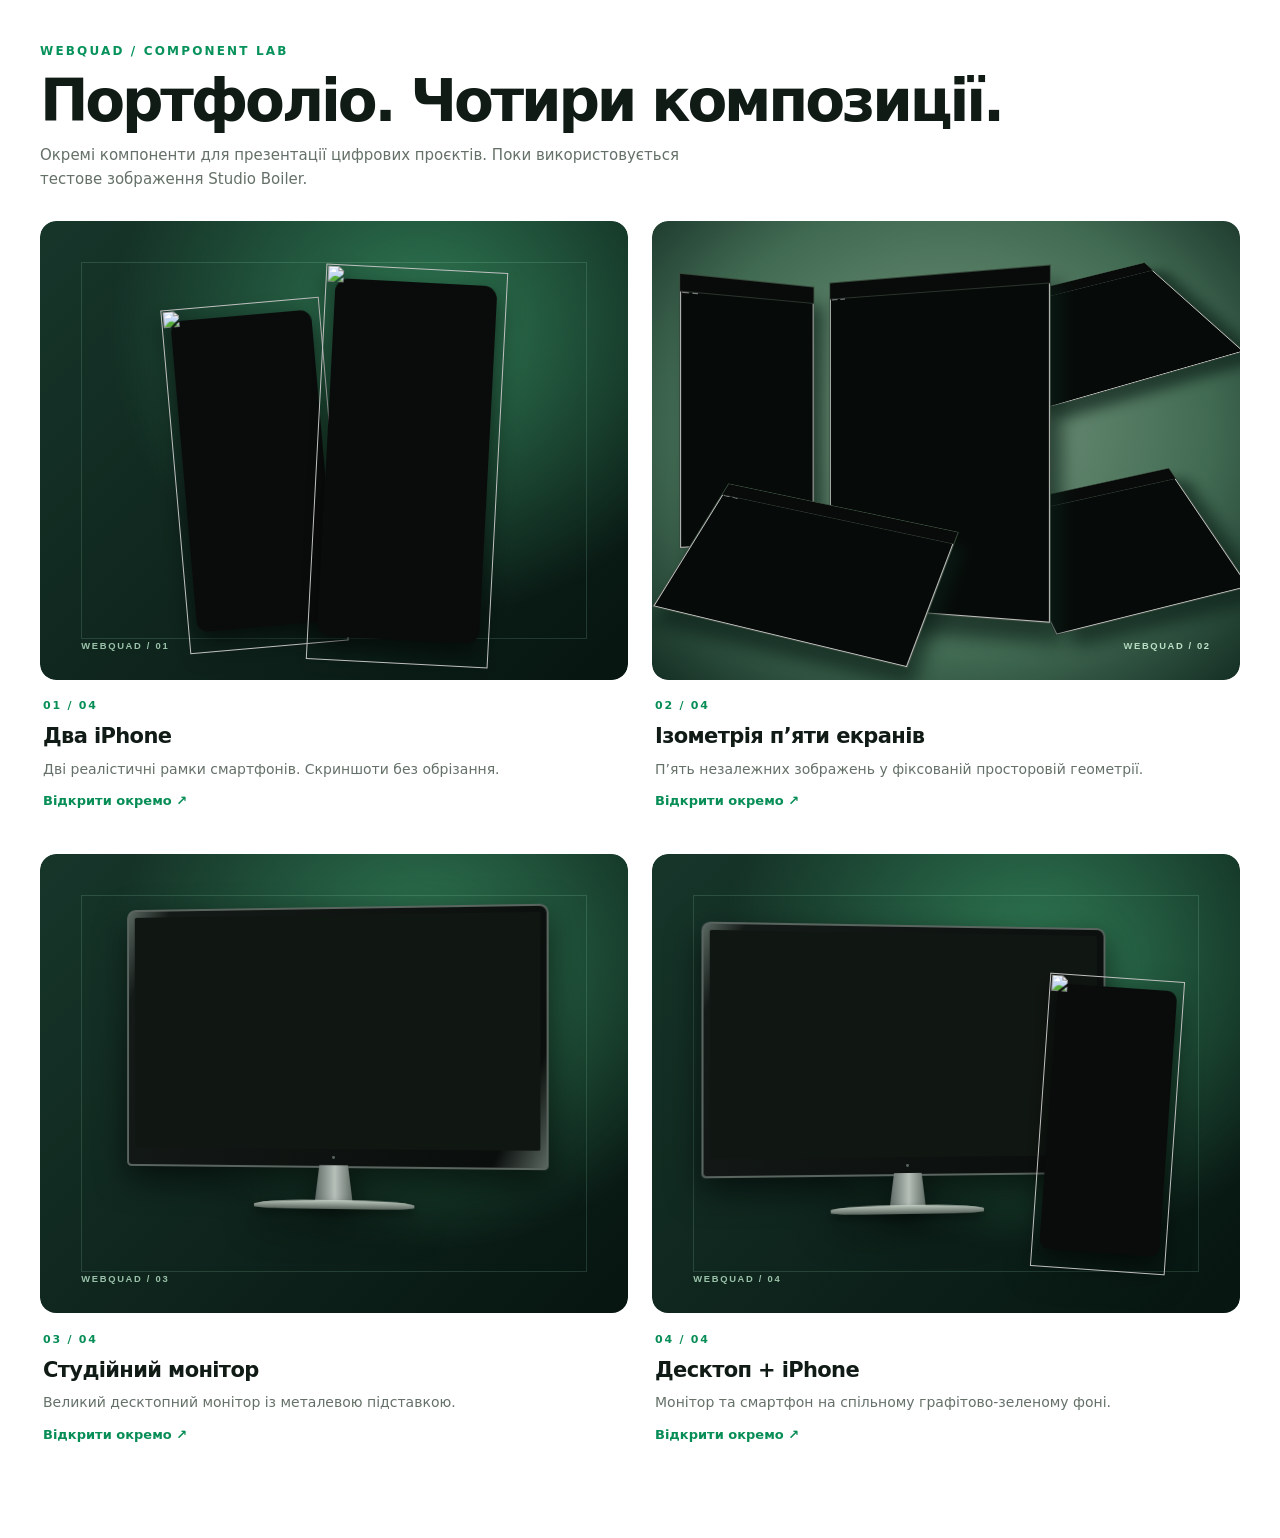
<file: index.html>
<!doctype html><html lang="uk"><head><meta charset="utf-8"><meta name="viewport" content="width=device-width,initial-scale=1"><title>WebQuad — Portfolio Lab</title><style>*{box-sizing:border-box}body{margin:0;background:#fff;color:#101b15;font:15px/1.6 system-ui,Arial,sans-serif}.wrap{max-width:1200px;width:94%;margin:42px auto 80px}.eyebrow{color:#07925b;letter-spacing:.18em;font-size:12px;font-weight:750}h1{font-size:clamp(32px,5vw,58px);line-height:1.1;letter-spacing:-.055em;margin:9px 0}.lead{color:#657168;max-width:700px;margin:0 0 30px}.grid{display:grid;grid-template-columns:repeat(2,minmax(0,1fr));gap:30px 24px}.visual{display:block;overflow:hidden;border-radius:16px}.visual iframe{display:block;width:100%;aspect-ratio:1.28;border:0;pointer-events:none}.desc{padding:12px 3px}.desc span{font-size:11px;letter-spacing:.16em;font-weight:700;color:#078d56}.desc h2{margin:4px 0;font-size:21px;letter-spacing:-.03em}.desc p{margin:0 0 8px;color:#657168;font-size:14px}.desc a{color:#078d56;text-decoration:none;font-size:13px;font-weight:700}@media(max-width:760px){.grid{grid-template-columns:1fr}.wrap{margin-top:26px}}</style></head><body><main class="wrap"><div class="eyebrow">WEBQUAD / COMPONENT LAB</div><h1>Портфоліо. Чотири композиції.</h1><p class="lead">Окремі компоненти для презентації цифрових проєктів. Поки використовується тестове зображення Studio Boiler.</p><section class="grid"><article><a class="visual" href="portfolio/01.html" target="_blank" rel="noopener"><iframe src="portfolio/01.html" title="Два iPhone" loading="eager"></iframe></a><div class="desc"><span>01 / 04</span><h2>Два iPhone</h2><p>Дві реалістичні рамки смартфонів. Скриншоти без обрізання.</p><a href="portfolio/01.html" target="_blank" rel="noopener">Відкрити окремо ↗</a></div></article><article><a class="visual" href="portfolio/02.html" target="_blank" rel="noopener"><iframe src="portfolio/02.html" title="Ізометрія п’яти екранів" loading="lazy"></iframe></a><div class="desc"><span>02 / 04</span><h2>Ізометрія п’яти екранів</h2><p>П’ять незалежних зображень у фіксованій просторовій геометрії.</p><a href="portfolio/02.html" target="_blank" rel="noopener">Відкрити окремо ↗</a></div></article><article><a class="visual" href="portfolio/03.html" target="_blank" rel="noopener"><iframe src="portfolio/03.html" title="Студійний монітор" loading="lazy"></iframe></a><div class="desc"><span>03 / 04</span><h2>Студійний монітор</h2><p>Великий десктопний монітор із металевою підставкою.</p><a href="portfolio/03.html" target="_blank" rel="noopener">Відкрити окремо ↗</a></div></article><article><a class="visual" href="portfolio/04.html" target="_blank" rel="noopener"><iframe src="portfolio/04.html" title="Десктоп + iPhone" loading="lazy"></iframe></a><div class="desc"><span>04 / 04</span><h2>Десктоп + iPhone</h2><p>Монітор та смартфон на спільному графітово-зеленому фоні.</p><a href="portfolio/04.html" target="_blank" rel="noopener">Відкрити окремо ↗</a></div></article></section></main></body></html>
</file>
